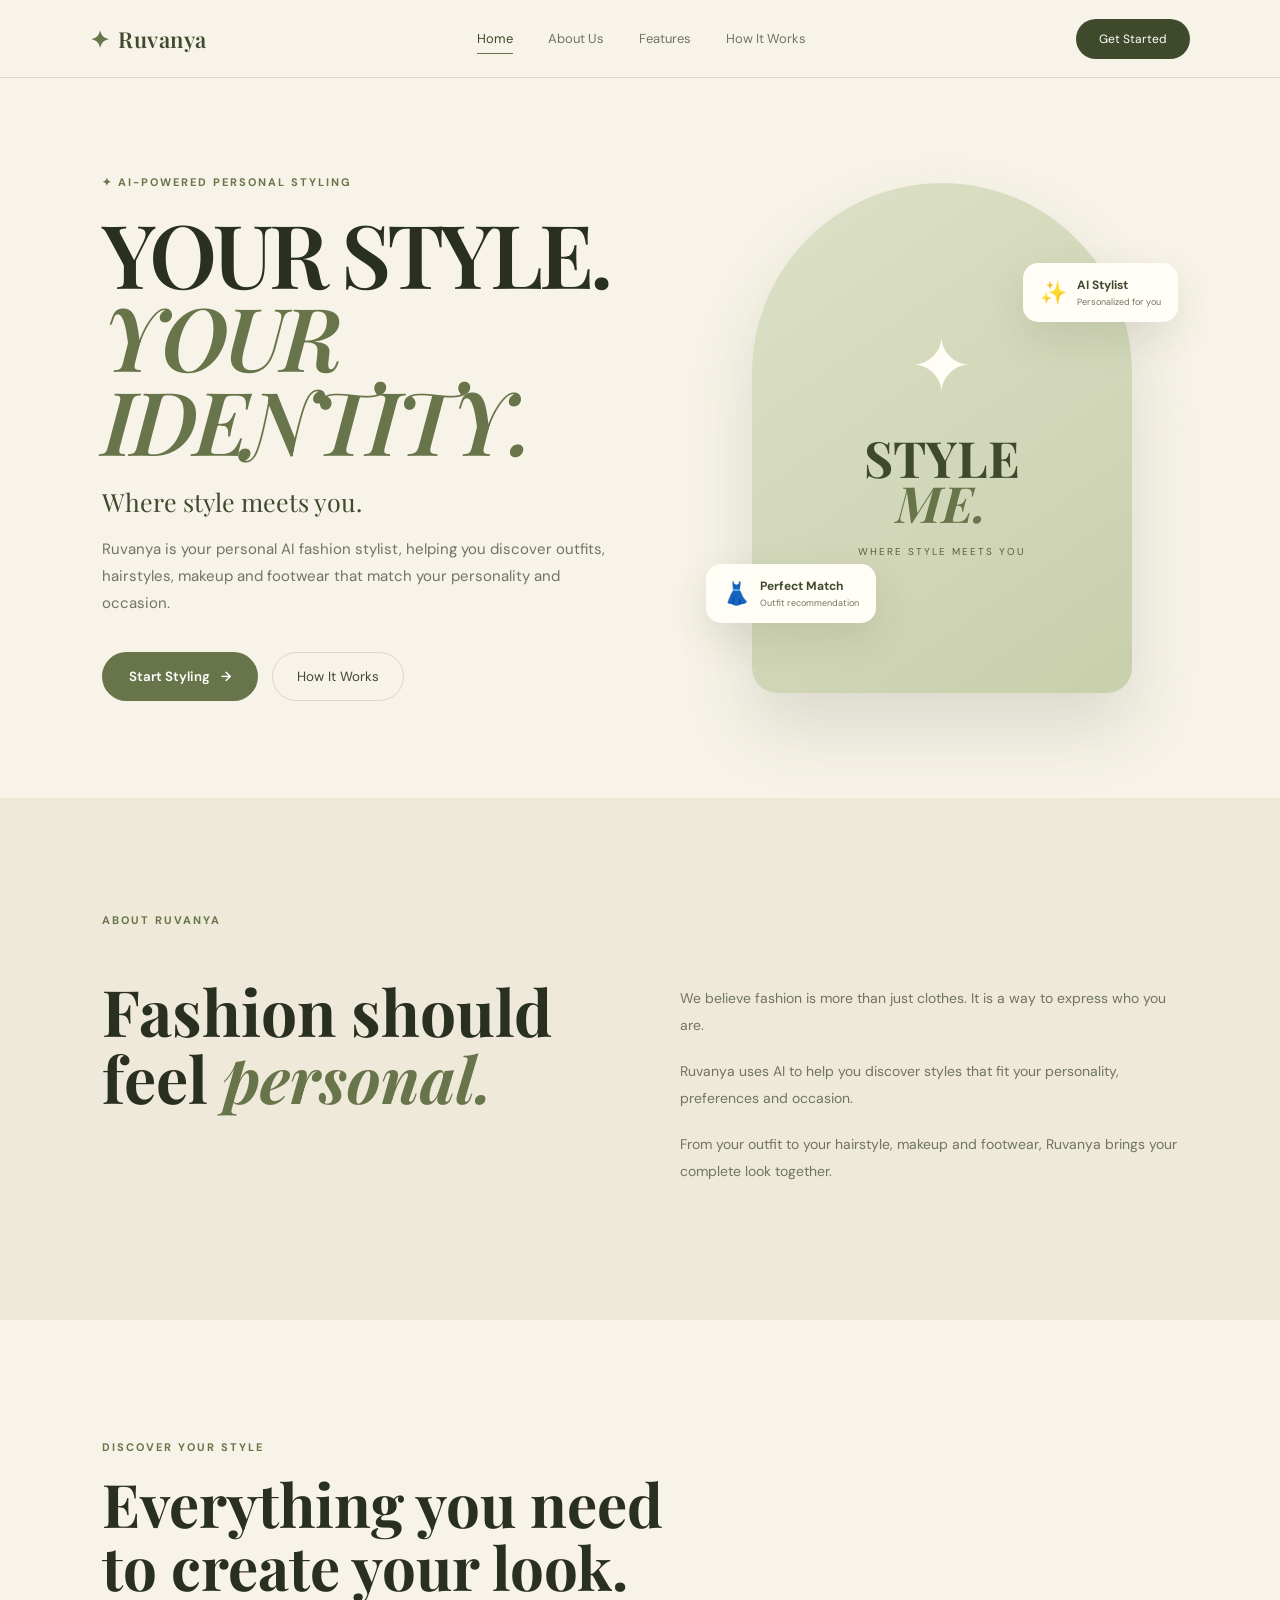
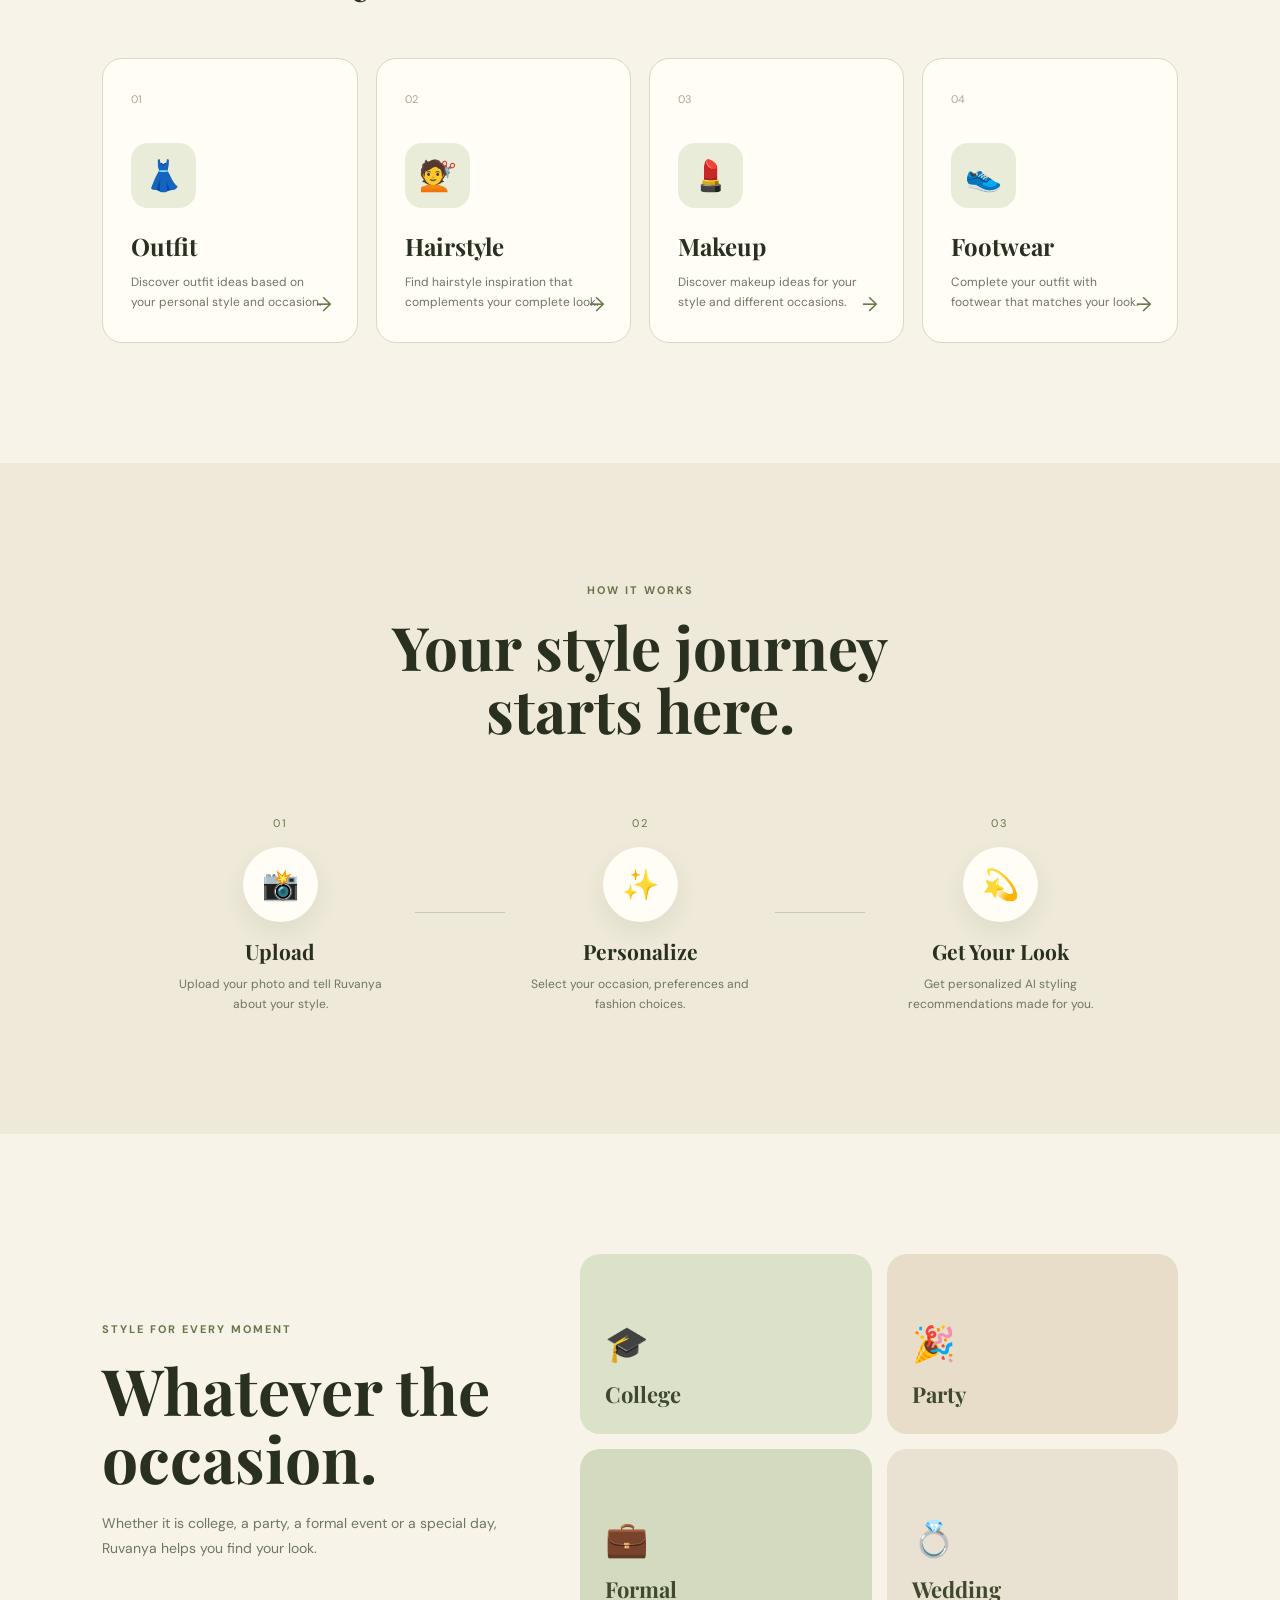
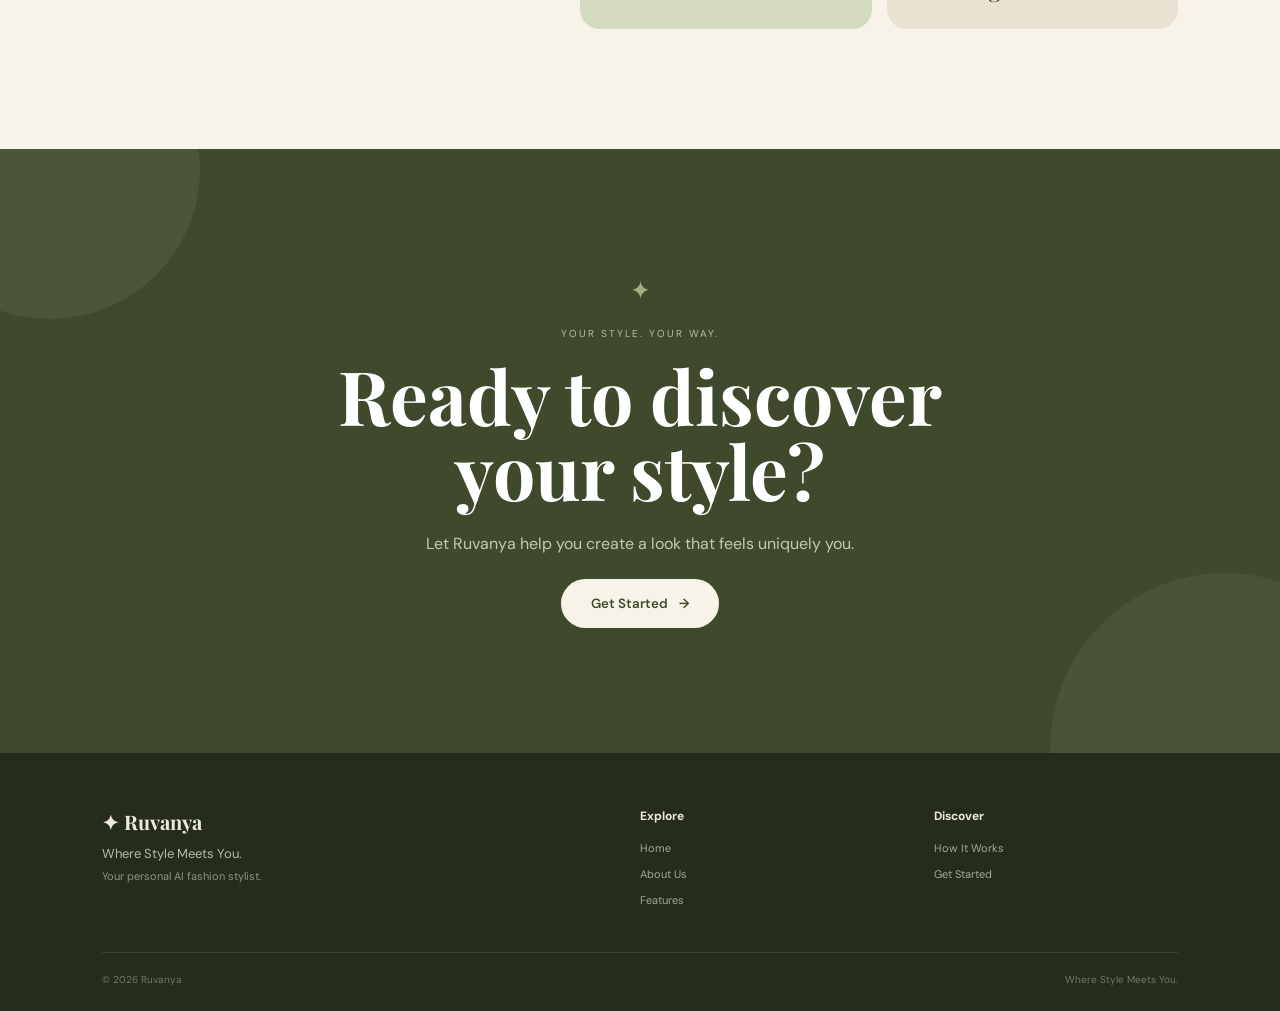
<file: frontend/index.html>
<!DOCTYPE html>
<html lang="en">

<head>
    <meta charset="UTF-8">
    <meta name="viewport" content="width=device-width, initial-scale=1.0">

    <title>Ruvanya | Where Style Meets You</title>

    <link rel="stylesheet" href="index.css">

    <link
        href="https://fonts.googleapis.com/css2?family=DM+Sans:wght@400;500;600;700&family=Playfair+Display:ital,wght@0,500;0,600;0,700;1,500;1,600&display=swap"
        rel="stylesheet">
</head>

<body>

    <!-- ================= NAVBAR ================= -->

    <header class="navbar">

        <a href="#home" class="logo">
            <span class="logo-symbol">✦</span>

            <span class="logo-name">
                Ruvanya
            </span>
        </a>

        <nav class="nav-links">

            <a href="#home" class="active">
                Home
            </a>

            <a href="#about">
                About Us
            </a>

            <a href="#features">
                Features
            </a>

            <a href="#how-it-works">
                How It Works
            </a>

        </nav>

        <button
            class="nav-button"
            onclick="goToLogin()">
            Get Started
        </button>

        <button
            class="menu-button"
            onclick="toggleMenu()">
            ☰
        </button>

    </header>


    <!-- ================= HERO ================= -->

    <main>

        <section class="hero" id="home">

            <div class="hero-content">

                <p class="eyebrow">
                    ✦ AI-POWERED PERSONAL STYLING
                </p>

                <h1>
                    YOUR STYLE.
                    <br>
                    <span>YOUR IDENTITY.</span>
                </h1>

                <p class="tagline">
                    Where style meets you.
                </p>

                <p class="hero-description">
                    Ruvanya is your personal AI fashion stylist,
                    helping you discover outfits, hairstyles,
                    makeup and footwear that match your
                    personality and occasion.
                </p>

                <div class="hero-buttons">

                    <button
                        class="primary-button"
                        onclick="goToLogin()">

                        Start Styling

                        <span>→</span>

                    </button>

                    <button
                        class="secondary-button"
                        onclick="scrollToSection('how-it-works')">

                        How It Works

                    </button>

                </div>

            </div>


            <!-- HERO VISUAL -->

            <div class="hero-visual">

                <div class="fashion-card">

                    <div class="card-top">

                        <span>
                            RUVANYA
                        </span>

                        <span>
                            01
                        </span>

                    </div>

                    <div class="fashion-content">

                        <div class="fashion-symbol">
                            ✦
                        </div>

                        <h2>
                            STYLE
                            <br>
                            <i>ME.</i>
                        </h2>

                        <p>
                            WHERE STYLE MEETS YOU
                        </p>

                    </div>

                </div>


                <!-- AI CARD -->

                <div class="floating-card ai-card">

                    <div class="floating-icon">
                        ✨
                    </div>

                    <div>

                        <strong>
                            AI Stylist
                        </strong>

                        <small>
                            Personalized for you
                        </small>

                    </div>

                </div>


                <!-- OUTFIT CARD -->

                <div class="floating-card outfit-card">

                    <div class="floating-icon">
                        👗
                    </div>

                    <div>

                        <strong>
                            Perfect Match
                        </strong>

                        <small>
                            Outfit recommendation
                        </small>

                    </div>

                </div>

            </div>

        </section>


        <!-- ================= ABOUT ================= -->

        <section
            class="about-section"
            id="about">

            <div class="section-label">
                ABOUT RUVANYA
            </div>

            <div class="about-grid">

                <div class="about-title">

                    <h2>
                        Fashion should
                        <br>
                        feel <i>personal.</i>
                    </h2>

                </div>

                <div class="about-description">

                    <p>
                        We believe fashion is more than just
                        clothes. It is a way to express who
                        you are.
                    </p>

                    <p>
                        Ruvanya uses AI to help you discover
                        styles that fit your personality,
                        preferences and occasion.
                    </p>

                    <p>
                        From your outfit to your hairstyle,
                        makeup and footwear, Ruvanya brings
                        your complete look together.
                    </p>

                </div>

            </div>

        </section>


        <!-- ================= FEATURES ================= -->

        <section
            class="features-section"
            id="features">

            <div class="section-heading">

                <p>
                    DISCOVER YOUR STYLE
                </p>

                <h2>
                    Everything you need
                    <br>
                    to create your look.
                </h2>

            </div>


            <div class="feature-grid">


                <!-- OUTFIT -->

                <div class="feature-card">

                    <span class="feature-number">
                        01
                    </span>

                    <div class="feature-icon">
                        👗
                    </div>

                    <h3>
                        Outfit
                    </h3>

                    <p>
                        Discover outfit ideas based on
                        your personal style and occasion.
                    </p>

                    <span class="feature-arrow">
                        →
                    </span>

                </div>


                <!-- HAIRSTYLE -->

                <div class="feature-card">

                    <span class="feature-number">
                        02
                    </span>

                    <div class="feature-icon">
                        💇
                    </div>

                    <h3>
                        Hairstyle
                    </h3>

                    <p>
                        Find hairstyle inspiration that
                        complements your complete look.
                    </p>

                    <span class="feature-arrow">
                        →
                    </span>

                </div>


                <!-- MAKEUP -->

                <div class="feature-card">

                    <span class="feature-number">
                        03
                    </span>

                    <div class="feature-icon">
                        💄
                    </div>

                    <h3>
                        Makeup
                    </h3>

                    <p>
                        Discover makeup ideas for your
                        style and different occasions.
                    </p>

                    <span class="feature-arrow">
                        →
                    </span>

                </div>


                <!-- FOOTWEAR -->

                <div class="feature-card">

                    <span class="feature-number">
                        04
                    </span>

                    <div class="feature-icon">
                        👟
                    </div>

                    <h3>
                        Footwear
                    </h3>

                    <p>
                        Complete your outfit with footwear
                        that matches your look.
                    </p>

                    <span class="feature-arrow">
                        →
                    </span>

                </div>

            </div>

        </section>


        <!-- ================= HOW IT WORKS ================= -->

        <section
            class="how-section"
            id="how-it-works">

            <div class="section-heading center">

                <p>
                    HOW IT WORKS
                </p>

                <h2>
                    Your style journey
                    <br>
                    starts here.
                </h2>

            </div>


            <div class="steps">


                <!-- STEP 1 -->

                <div class="step">

                    <span class="step-number">
                        01
                    </span>

                    <div class="step-icon">
                        📸
                    </div>

                    <h3>
                        Upload
                    </h3>

                    <p>
                        Upload your photo and
                        tell Ruvanya about your style.
                    </p>

                </div>


                <div class="step-line"></div>


                <!-- STEP 2 -->

                <div class="step">

                    <span class="step-number">
                        02
                    </span>

                    <div class="step-icon">
                        ✨
                    </div>

                    <h3>
                        Personalize
                    </h3>

                    <p>
                        Select your occasion,
                        preferences and fashion choices.
                    </p>

                </div>


                <div class="step-line"></div>


                <!-- STEP 3 -->

                <div class="step">

                    <span class="step-number">
                        03
                    </span>

                    <div class="step-icon">
                        💫
                    </div>

                    <h3>
                        Get Your Look
                    </h3>

                    <p>
                        Get personalized AI styling
                        recommendations made for you.
                    </p>

                </div>

            </div>

        </section>


        <!-- ================= OCCASIONS ================= -->

        <section class="occasion-section">

            <div class="occasion-intro">

                <p>
                    STYLE FOR EVERY MOMENT
                </p>

                <h2>
                    Whatever the
                    <br>
                    occasion.
                </h2>

                <span>
                    Whether it is college, a party,
                    a formal event or a special day,
                    Ruvanya helps you find your look.
                </span>

            </div>


            <div class="occasion-grid">

                <div class="occasion-card college">

                    <span>
                        🎓
                    </span>

                    <h3>
                        College
                    </h3>

                </div>


                <div class="occasion-card party">

                    <span>
                        🎉
                    </span>

                    <h3>
                        Party
                    </h3>

                </div>


                <div class="occasion-card formal">

                    <span>
                        💼
                    </span>

                    <h3>
                        Formal
                    </h3>

                </div>


                <div class="occasion-card wedding">

                    <span>
                        💍
                    </span>

                    <h3>
                        Wedding
                    </h3>

                </div>

            </div>

        </section>


        <!-- ================= FINAL CTA ================= -->

        <section class="final-section">

            <div class="final-content">

               <span class="final-star">
                    ✦
                </span>

                <p class="final-label">
                    YOUR STYLE. YOUR WAY.
                </p>

                <h2>
                    Ready to discover
                    <br>
                    your style?
                </h2>

                <p>
                    Let Ruvanya help you create
                    a look that feels uniquely you.
                </p>

                <button
                    onclick="goToLogin()">

                    Get Started

                    <span>
                        →
                    </span>

                </button>

            </div>

        </section>

    </main>


    <!-- ================= FOOTER ================= -->

    <footer>

        <div class="footer-content">


            <div class="footer-brand">

                <h3>
                    ✦ Ruvanya
                </h3>

                <p>
                    Where Style Meets You.
                </p>

                <span>
                    Your personal AI fashion stylist.
                </span>

            </div>


            <div class="footer-column">

                <h4>
                    Explore
                </h4>

                <a href="#home">
                    Home
                </a>

                <a href="#about">
                    About Us
                </a>

                <a href="#features">
                    Features
                </a>

            </div>


            <div class="footer-column">

                <h4>
                    Discover
                </h4>

                <a href="#how-it-works">
                    How It Works
                </a>

                <a
                    href="#"
                    onclick="goToLogin(); return false;">
                    Get Started
                </a>

            </div>

        </div>


        <div class="footer-bottom">

            <span>
                © 2026 Ruvanya
            </span>

            <span>
                Where Style Meets You.
            </span>

        </div>

    </footer>


    <script src="index.js"></script>

</body>

</html>
</file>
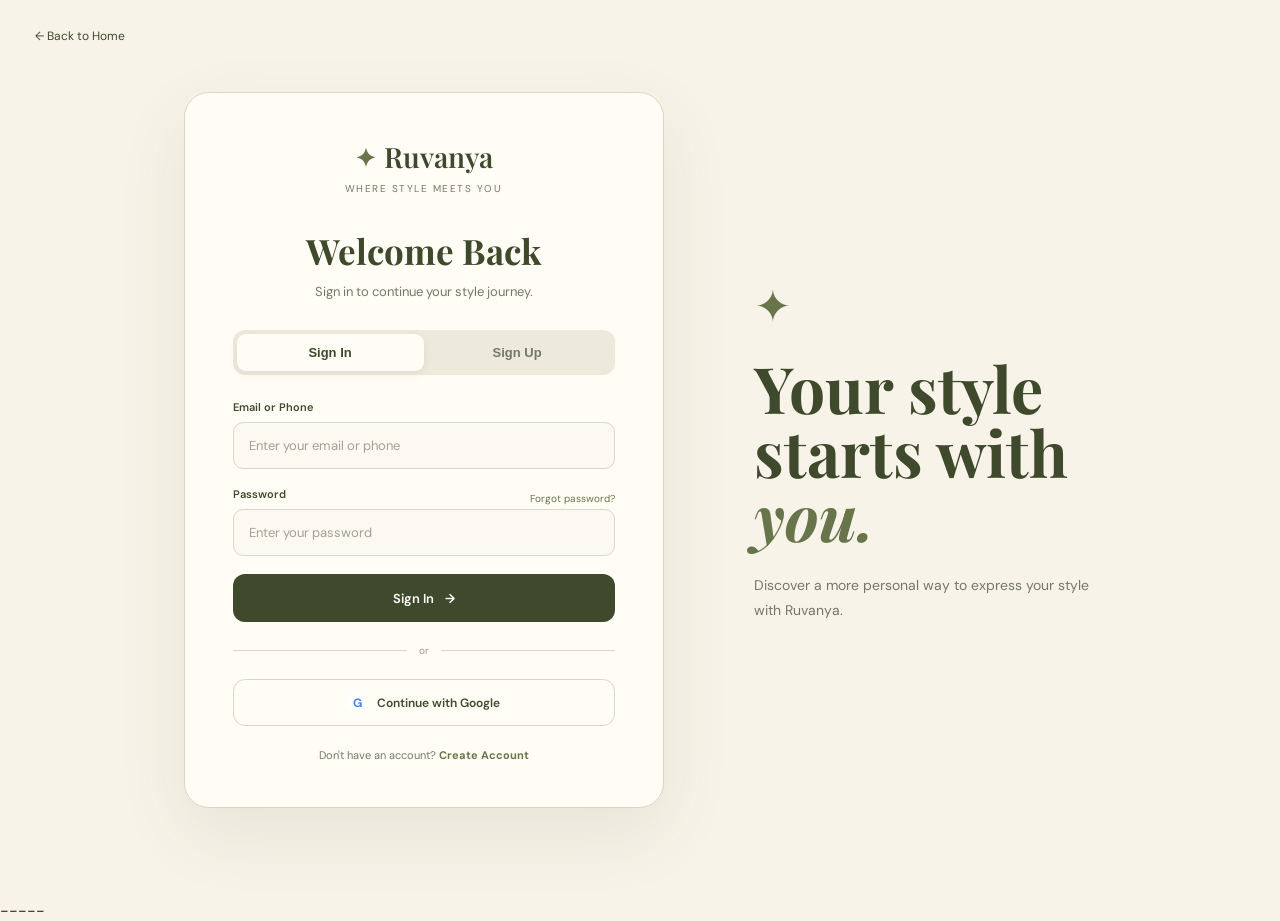
<file: frontend/login.html>
<!DOCTYPE html>
<html lang="en">

<head>

    <meta charset="UTF-8">

    <meta
        name="viewport"
        content="width=device-width, initial-scale=1.0">

    <title>Ruvanya | Sign In</title>

    <link rel="stylesheet" href="login.css">

    <link
        href="https://fonts.googleapis.com/css2?family=DM+Sans:wght@400;500;600;700&family=Playfair+Display:ital,wght@0,500;0,600;1,500;1,600&display=swap"
        rel="stylesheet">

</head>


<body>


    <!-- BACK TO HOME -->

    <a href="index.html" class="back-home">

        ← Back to Home

    </a>


    <!-- MAIN -->

    <main class="auth-page">


        <!-- AUTH CARD -->

        <section class="auth-card">


            <!-- BRAND -->

            <div class="brand">

                <span class="brand-symbol">
                    ✦
                </span>

                <span>
                    Ruvanya
                </span>

            </div>


            <p class="brand-tagline">
                Where Style Meets You
            </p>


            <!-- HEADING -->

            <h1 id="formTitle">
                Welcome Back
            </h1>

            <p
                class="form-subtitle"
                id="formSubtitle">

                Sign in to continue your
                style journey.

            </p>


            <!-- TABS -->

            <div class="tabs">

                <button
                    id="signInTab"
                    class="tab active"
                    type="button">

                    Sign In

                </button>


                <button
                    id="signUpTab"
                    class="tab"
                    type="button">

                    Sign Up

                </button>

            </div>


            <!-- ================= SIGN IN ================= -->

            <form
                id="signInForm"
                class="auth-form active-form">


                <div class="input-group">

                    <label for="signinEmail">
                        Email or Phone
                    </label>

                    <input
                        type="text"
                        id="signinEmail"
                        placeholder="Enter your email or phone"
                        autocomplete="username"
                        required>

                </div>


                <div class="input-group">

                    <div class="password-label">

                        <label for="signinPassword">
                            Password
                        </label>

                        <a href="#">
                            Forgot password?
                        </a>

                    </div>


                    <input
                        type="password"
                        id="signinPassword"
                        placeholder="Enter your password"
                        autocomplete="current-password"
                        required>

                </div>


                <button
                    type="submit"
                    class="continue-button">

                    Sign In

                    <span>→</span>

                </button>


                <div class="divider">

                    <span></span>

                    <p>or</p>

                    <span></span>

                </div>


                <button
                    type="button"
                    class="google-button">

                    <span class="google-icon">
                        G
                    </span>

                    Continue with Google

                </button>


                <p class="switch-text">

                    Don't have an account?

                    <button
                        type="button"
                        id="switchToSignUp">

                        Create Account

                    </button>

                </p>


            </form>


            <!-- ================= SIGN UP ================= -->

            <form
                id="signUpForm"
                class="auth-form">


                <div class="input-group">

                    <label for="signupName">
                        Full Name
                    </label>

                    <input
                        type="text"
                        id="signupName"
                        placeholder="Enter your full name"
                        autocomplete="name"
                        required>

                </div>


                <div class="input-group">

                    <label for="signupEmail">
                        Email
                    </label>

                    <input
                        type="email"
                        id="signupEmail"
                        placeholder="Enter your email"
                        autocomplete="email"
                        required>

                </div>


                <div class="input-group">

                    <label for="signupPassword">
                        Create Password
                    </label>

                    <input
                        type="password"
                        id="signupPassword"
                        placeholder="Create a password"
                        autocomplete="new-password"
                        required>

                </div>


                <div class="input-group">

                    <label for="signupConfirmPassword">
                        Confirm Password
                    </label>

                    <input
                        type="password"
                        id="signupConfirmPassword"
                        placeholder="Confirm your password"
                        autocomplete="new-password"
                        required>

                </div>


                <button
                    type="submit"
                    class="continue-button">

                    Create Account

                    <span>→</span>

                </button>


                <div class="divider">

                    <span></span>

                    <p>or</p>

                    <span></span>

                </div>


                <button
                    type="button"
                    class="google-button">

                    <span class="google-icon">
                        G
                    </span>

                    Sign up with Google

                </button>


                <p class="switch-text">

                    Already have an account?

                    <button
                        type="button"
                        id="switchToSignIn">

                        Sign In

                    </button>

                </p>


            </form>


        </section>


        <!-- SIDE MESSAGE -->

        <div class="auth-message">

            <span class="message-symbol">
                ✦
            </span>

            <h2>
                Your style
                <br>
                starts with <i>you.</i>
            </h2>

            <p>
                Discover a more personal way
                to express your style with
                Ruvanya.
            </p>

        </div>


    </main>


    <script src="login.js"></script>

</body>

</html>-----
</file>
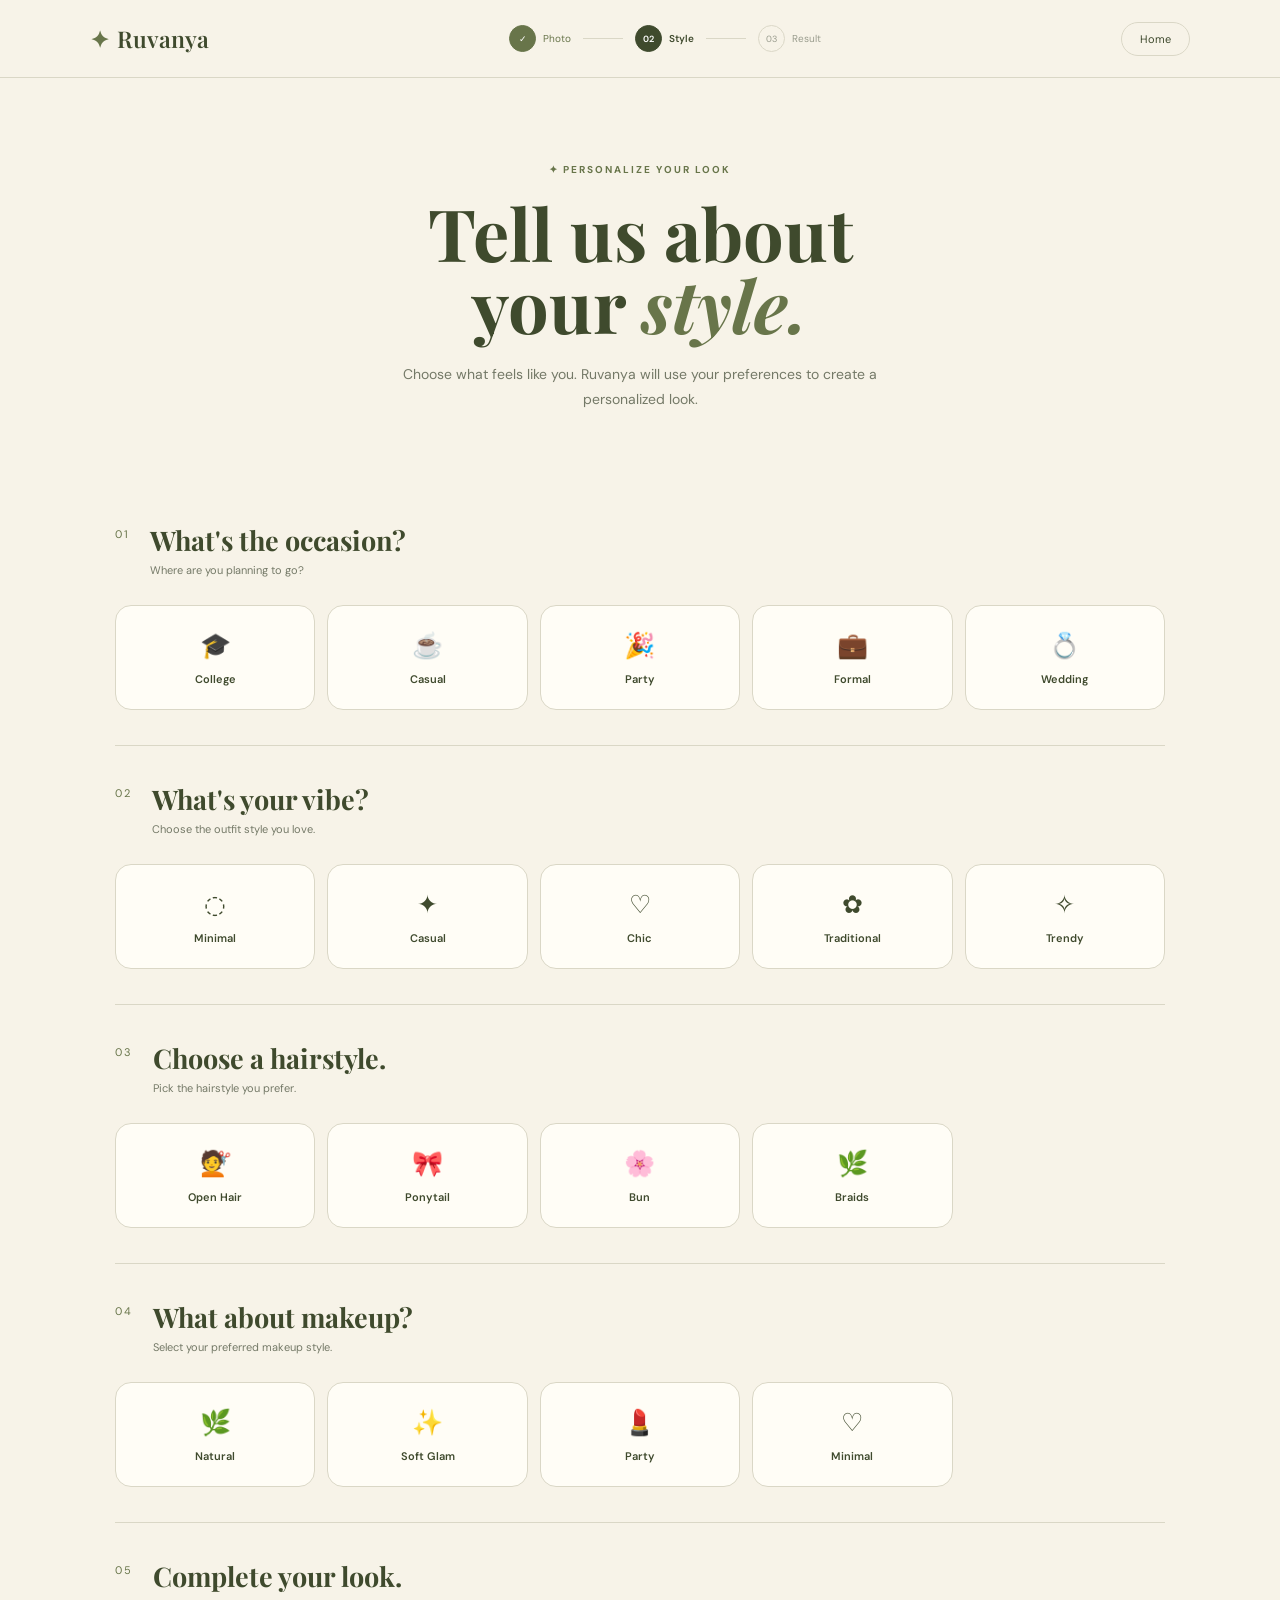
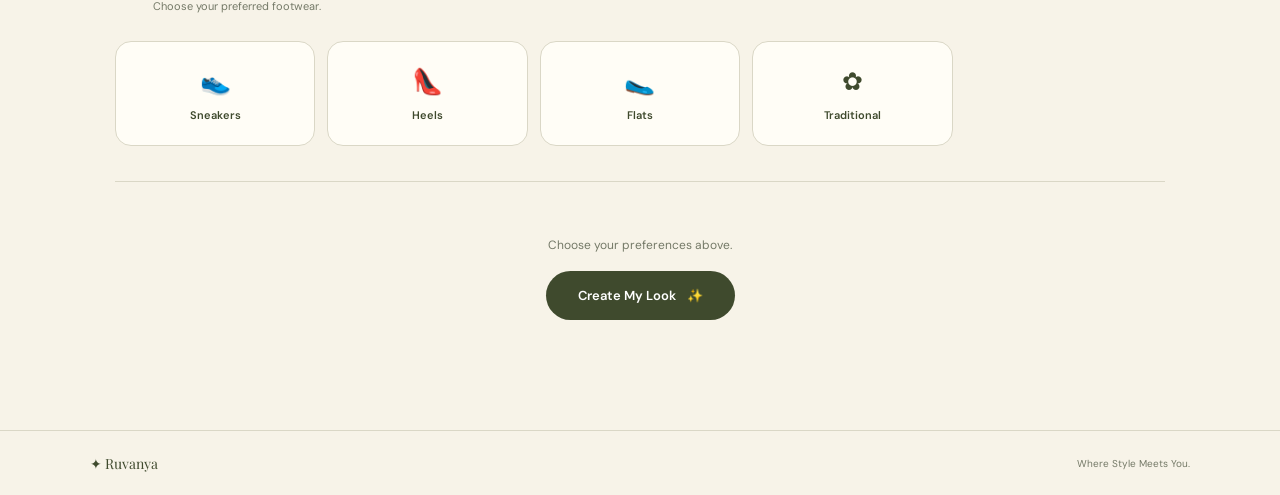
<file: frontend/result.html>
<!DOCTYPE html>
<html lang="en">

<head>

    <meta charset="UTF-8">

    <meta name="viewport"
          content="width=device-width, initial-scale=1.0">

    <title>Ruvanya | Your Look</title>

    <link rel="stylesheet" href="result.css">

    <link
        href="https://fonts.googleapis.com/css2?family=DM+Sans:wght@400;500;600;700&family=Playfair+Display:ital,wght@0,500;0,600;1,500;1,600&display=swap"
        rel="stylesheet">

</head>

<body>


<header class="navbar">

    <a href="index.html" class="logo">

        <span>✦</span>
        Ruvanya

    </a>


    <p class="top-title">
        YOUR PERSONAL STYLE
    </p>


    <button
        class="home-button"
        onclick="goHome()">

        Home

    </button>

</header>


<main class="result-page">


    <section class="intro">

        <p class="eyebrow">
            ✦ YOUR RUVANYA LOOK
        </p>


        <h1>

            A look made
            <br>
            for <i>you.</i>

        </h1>


        <p>

            Your photo and style preferences
            are ready.

        </p>

    </section>



    <section class="result-card">


        <!-- PHOTO -->

        <div class="photo-section">

            <img
                id="resultPhoto"
                src=""
                alt="Your uploaded photo">


            <div class="photo-label">

                <span>✦</span>

                Your Photo

            </div>

        </div>



        <!-- STYLE -->

        <div class="style-section">


            <p class="small-heading">

                YOUR STYLE PROFILE

            </p>


            <h2 id="styleName">

                Your Look

            </h2>


            <p
                id="styleDescription"
                class="description">

                Your personalized style.

            </p>



            <div class="details">


                <div class="detail">

                    <span>01</span>

                    <div>

                        <small>
                            OCCASION
                        </small>

                        <strong id="occasion">
                            —
                        </strong>

                    </div>

                </div>



                <div class="detail">

                    <span>02</span>

                    <div>

                        <small>
                            OUTFIT
                        </small>

                        <strong id="outfit">
                            —
                        </strong>

                    </div>

                </div>



                <div class="detail">

                    <span>03</span>

                    <div>

                        <small>
                            HAIRSTYLE
                        </small>

                        <strong id="hairstyle">
                            —
                        </strong>

                    </div>

                </div>



                <div class="detail">

                    <span>04</span>

                    <div>

                        <small>
                            MAKEUP
                        </small>

                        <strong id="makeup">
                            —
                        </strong>

                    </div>

                </div>



                <div class="detail">

                    <span>05</span>

                    <div>

                        <small>
                            FOOTWEAR
                        </small>

                        <strong id="footwear">
                            —
                        </strong>

                    </div>

                </div>


            </div>



            <div class="buttons">


                <button
                    class="primary"
                    onclick="tryAgain()">

                    Try Another Look
                    <span>→</span>

                </button>


                <button
                    class="secondary"
                    onclick="startOver()">

                    Start Over

                </button>


            </div>


        </div>


    </section>



    <section class="bottom">

        <span>✦</span>

        <h2>
            Where Style Meets You.
        </h2>

        <p>
            This is your style. Own it.
        </p>

    </section>


</main>



<footer>

    <span>✦ Ruvanya</span>

    <p>
        Where Style Meets You.
    </p>

</footer>


<script src="result.js"></script>

</body>

</html>
</file>
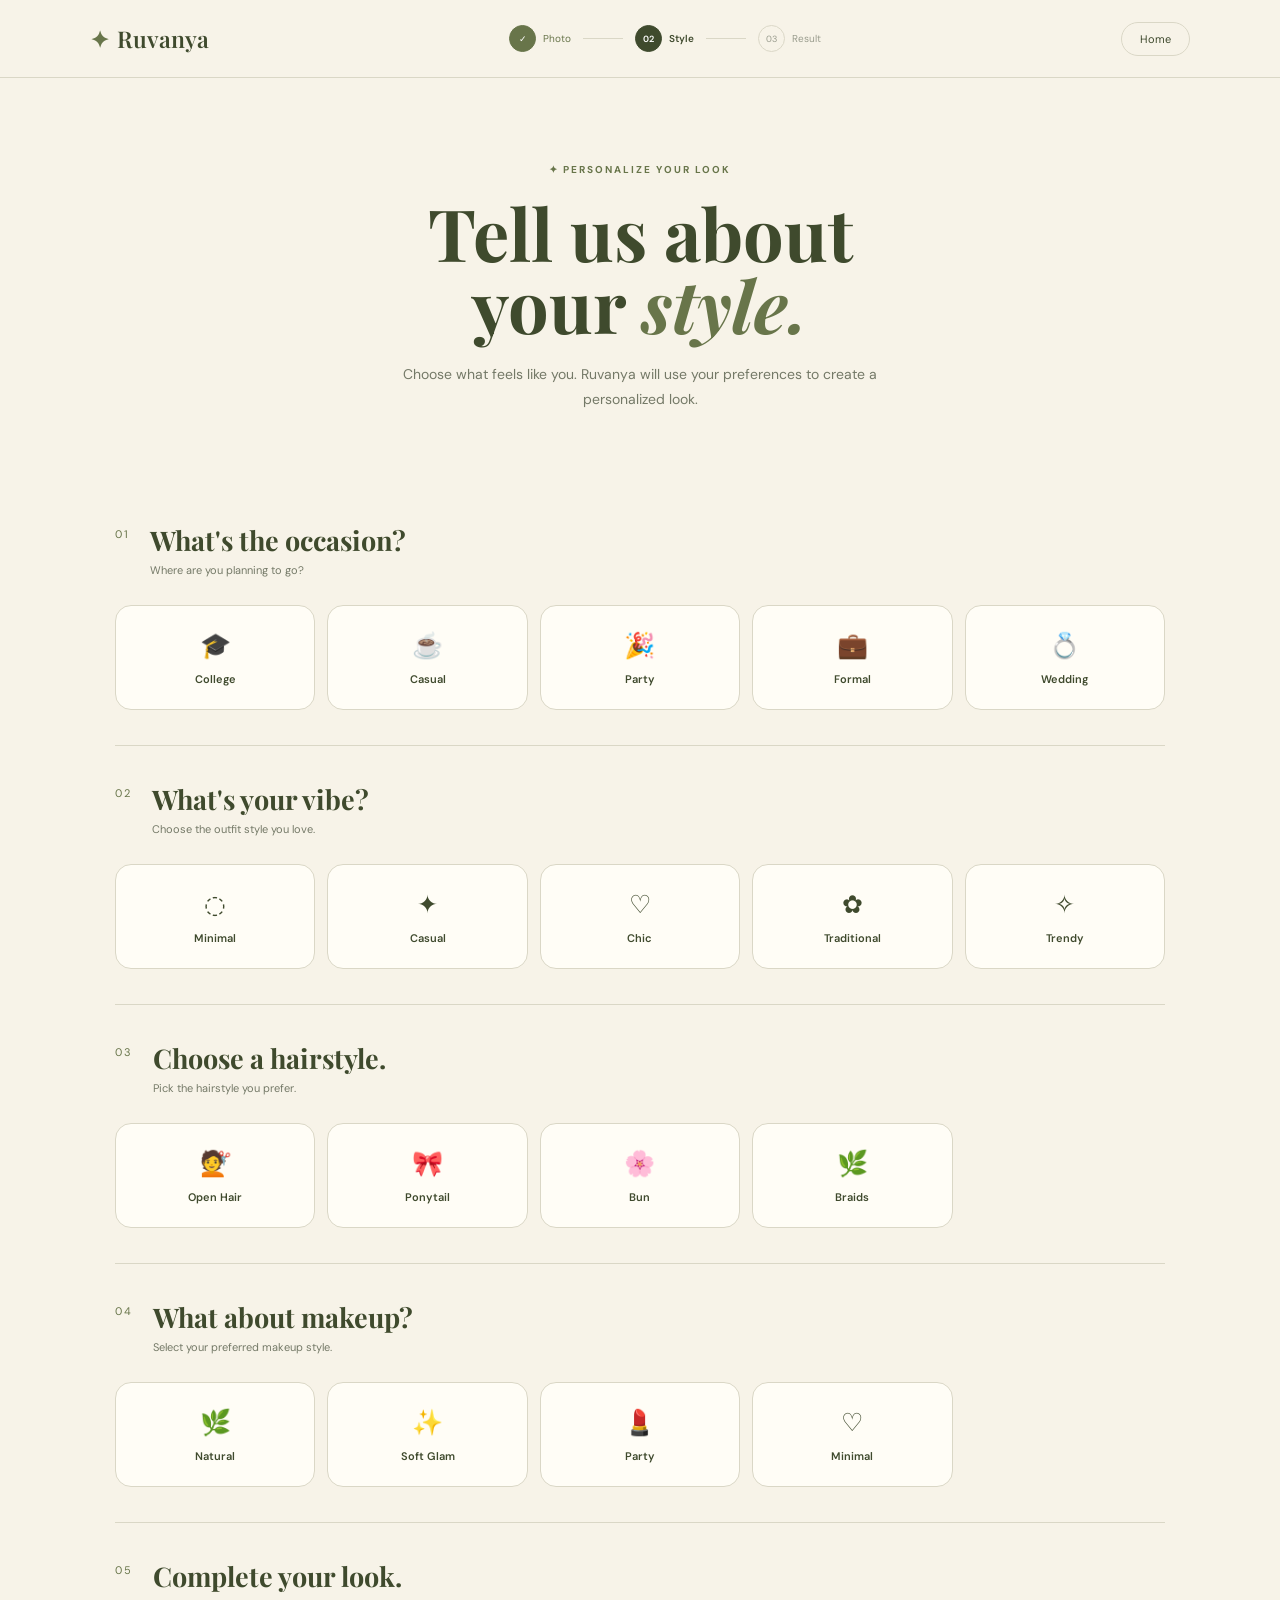
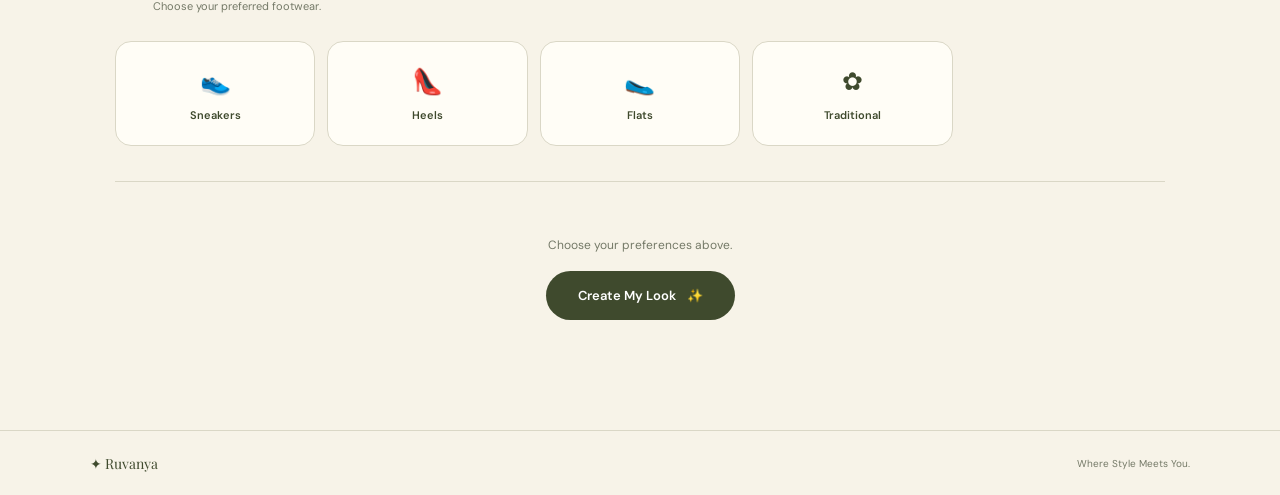
<file: frontend/style.html>
<!DOCTYPE html>
<html lang="en">

<head>

    <meta charset="UTF-8">

    <meta name="viewport"
          content="width=device-width, initial-scale=1.0">

    <title>Ruvanya | Choose Your Style</title>

    <link rel="stylesheet" href="style.css">

    <link
        href="https://fonts.googleapis.com/css2?family=DM+Sans:wght@400;500;600;700&family=Playfair+Display:ital,wght@0,500;0,600;1,500;1,600&display=swap"
        rel="stylesheet">

</head>


<body>


<!-- ================= NAVBAR ================= -->

<header class="navbar">

    <a href="index.html" class="logo">

        <span>✦</span>

        Ruvanya

    </a>


    <!-- PROGRESS -->

    <div class="progress">

        <div class="progress-step completed">

            <span>✓</span>

            Photo

        </div>


        <div class="progress-line"></div>


        <div class="progress-step active">

            <span>02</span>

            Style

        </div>


        <div class="progress-line"></div>


        <div class="progress-step">

            <span>03</span>

            Result

        </div>

    </div>


    <button
        class="home-button"
        onclick="goHome()">

        Home

    </button>

</header>



<!-- ================= MAIN ================= -->

<main class="style-page">


    <!-- HEADER -->

    <section class="page-header">

        <p class="eyebrow">
            ✦ PERSONALIZE YOUR LOOK
        </p>


        <h1>

            Tell us about
            <br>
            your <i>style.</i>

        </h1>


        <p class="subtitle">

            Choose what feels like you.
            Ruvanya will use your preferences
            to create a personalized look.

        </p>

    </section>



    <!-- ================= FORM ================= -->

    <section class="style-container">


        <!-- OCCASION -->

        <div class="style-section">

            <div class="section-title">

                <span class="number">
                    01
                </span>

                <div>

                    <h2>
                        What's the occasion?
                    </h2>

                    <p>
                        Where are you planning to go?
                    </p>

                </div>

            </div>


            <div class="options-grid">


                <button
                    class="option-card"
                    data-group="occasion"
                    data-value="College">

                    <span class="option-icon">
                        🎓
                    </span>

                    <span>
                        College
                    </span>

                </button>


                <button
                    class="option-card"
                    data-group="occasion"
                    data-value="Casual">

                    <span class="option-icon">
                        ☕
                    </span>

                    <span>
                        Casual
                    </span>

                </button>


                <button
                    class="option-card"
                    data-group="occasion"
                    data-value="Party">

                    <span class="option-icon">
                        🎉
                    </span>

                    <span>
                        Party
                    </span>

                </button>


                <button
                    class="option-card"
                    data-group="occasion"
                    data-value="Formal">

                    <span class="option-icon">
                        💼
                    </span>

                    <span>
                        Formal
                    </span>

                </button>


                <button
                    class="option-card"
                    data-group="occasion"
                    data-value="Wedding">

                    <span class="option-icon">
                        💍
                    </span>

                    <span>
                        Wedding
                    </span>

                </button>


            </div>

        </div>



        <!-- OUTFIT -->

        <div class="style-section">

            <div class="section-title">

                <span class="number">
                    02
                </span>

                <div>

                    <h2>
                        What's your vibe?
                    </h2>

                    <p>
                        Choose the outfit style you love.
                    </p>

                </div>

            </div>


            <div class="options-grid">


                <button
                    class="option-card"
                    data-group="outfit"
                    data-value="Minimal">

                    <span class="option-icon">
                        ◌
                    </span>

                    <span>
                        Minimal
                    </span>

                </button>


                <button
                    class="option-card"
                    data-group="outfit"
                    data-value="Casual">

                    <span class="option-icon">
                        ✦
                    </span>

                    <span>
                        Casual
                    </span>

                </button>


                <button
                    class="option-card"
                    data-group="outfit"
                    data-value="Chic">

                    <span class="option-icon">
                        ♡
                    </span>

                    <span>
                        Chic
                    </span>

                </button>


                <button
                    class="option-card"
                    data-group="outfit"
                    data-value="Traditional">

                    <span class="option-icon">
                        ✿
                    </span>

                    <span>
                        Traditional
                    </span>

                </button>


                <button
                    class="option-card"
                    data-group="outfit"
                    data-value="Trendy">

                    <span class="option-icon">
                        ✧
                    </span>

                    <span>
                        Trendy
                    </span>

                </button>


            </div>

        </div>



        <!-- HAIRSTYLE -->

        <div class="style-section">

            <div class="section-title">

                <span class="number">
                    03
                </span>

                <div>

                    <h2>
                        Choose a hairstyle.
                    </h2>

                    <p>
                        Pick the hairstyle you prefer.
                    </p>

                </div>

            </div>


            <div class="options-grid">


                <button
                    class="option-card"
                    data-group="hairstyle"
                    data-value="Open Hair">

                    <span class="option-icon">
                        💇
                    </span>

                    <span>
                        Open Hair
                    </span>

                </button>


                <button
                    class="option-card"
                    data-group="hairstyle"
                    data-value="Ponytail">

                    <span class="option-icon">
                        🎀
                    </span>

                    <span>
                        Ponytail
                    </span>

                </button>


                <button
                    class="option-card"
                    data-group="hairstyle"
                    data-value="Bun">

                    <span class="option-icon">
                        🌸
                    </span>

                    <span>
                        Bun
                    </span>

                </button>


                <button
                    class="option-card"
                    data-group="hairstyle"
                    data-value="Braids">

                    <span class="option-icon">
                        🌿
                    </span>

                    <span>
                        Braids
                    </span>

                </button>


            </div>

        </div>



        <!-- MAKEUP -->

        <div class="style-section">

            <div class="section-title">

                <span class="number">
                    04
                </span>

                <div>

                    <h2>
                        What about makeup?
                    </h2>

                    <p>
                        Select your preferred makeup style.
                    </p>

                </div>

            </div>


            <div class="options-grid">


                <button
                    class="option-card"
                    data-group="makeup"
                    data-value="Natural">

                    <span class="option-icon">
                        🌿
                    </span>

                    <span>
                        Natural
                    </span>

                </button>


                <button
                    class="option-card"
                    data-group="makeup"
                    data-value="Soft Glam">

                    <span class="option-icon">
                        ✨
                    </span>

                    <span>
                        Soft Glam
                    </span>

                </button>


                <button
                    class="option-card"
                    data-group="makeup"
                    data-value="Party">

                    <span class="option-icon">
                        💄
                    </span>

                    <span>
                        Party
                    </span>

                </button>


                <button
                    class="option-card"
                    data-group="makeup"
                    data-value="Minimal">

                    <span class="option-icon">
                        ♡
                    </span>

                    <span>
                        Minimal
                    </span>

                </button>


            </div>

        </div>



        <!-- FOOTWEAR -->

        <div class="style-section">

            <div class="section-title">

                <span class="number">
                    05
                </span>

                <div>

                    <h2>
                        Complete your look.
                    </h2>

                    <p>
                        Choose your preferred footwear.
                    </p>

                </div>

            </div>


            <div class="options-grid">


                <button
                    class="option-card"
                    data-group="footwear"
                    data-value="Sneakers">

                    <span class="option-icon">
                        👟
                    </span>

                    <span>
                        Sneakers
                    </span>

                </button>


                <button
                    class="option-card"
                    data-group="footwear"
                    data-value="Heels">

                    <span class="option-icon">
                        👠
                    </span>

                    <span>
                        Heels
                    </span>

                </button>


                <button
                    class="option-card"
                    data-group="footwear"
                    data-value="Flats">

                    <span class="option-icon">
                        🥿
                    </span>

                    <span>
                        Flats
                    </span>

                </button>


                <button
                    class="option-card"
                    data-group="footwear"
                    data-value="Traditional">

                    <span class="option-icon">
                        ✿
                    </span>

                    <span>
                        Traditional
                    </span>

                </button>


            </div>

        </div>



        <!-- CREATE LOOK -->

        <div class="create-section">

            <p id="selectionMessage">

                Choose your preferences above.

            </p>


            <button
                class="create-button"
                onclick="createLook()">

                Create My Look

                <span>
                    ✨
                </span>

            </button>

        </div>


    </section>

</main>



<!-- FOOTER -->

<footer>

    <span>
        ✦ Ruvanya
    </span>

    <p>
        Where Style Meets You.
    </p>

</footer>



<script src="style.js"></script>

</body>

</html>
</file>
<file: frontend/index.css>
/* =========================================
   RUVANYA
   WHERE STYLE MEETS YOU
   OLIVE GREEN + CREAM
========================================= */


/* =========================================
   COLORS
========================================= */

:root {

    --cream: #F7F3E8;

    --cream-light: #FFFDF6;

    --cream-dark: #EEE9D8;

    --olive: #68754A;

    --olive-dark: #3F4A2D;

    --olive-light: #A5AD82;

    --text: #293020;

    --text-light: #6F7562;

    --border: #DAD7C6;

    --white: #FFFFFF;

}


/* =========================================
   GLOBAL
========================================= */

* {
    margin: 0;
    padding: 0;
    box-sizing: border-box;
}

html {
    scroll-behavior: smooth;
}

body {

    font-family:
        "DM Sans",
        sans-serif;

    background:
        var(--cream);

    color:
        var(--text);

    overflow-x: hidden;
}

button {
    font-family: inherit;
    cursor: pointer;
}

a {
    text-decoration: none;
    color: inherit;
}


/* =========================================
   NAVBAR
========================================= */

.navbar {

    height: 78px;

    padding:
        0 7%;

    display: flex;

    align-items: center;

    justify-content: space-between;

    background:
        rgba(247, 243, 232, 0.94);

    border-bottom:
        1px solid var(--border);

    position: sticky;

    top: 0;

    z-index: 1000;

    backdrop-filter:
        blur(15px);
}


/* LOGO */

.logo {

    display: flex;

    align-items: center;

    gap: 9px;

    font-family:
        "Playfair Display",
        serif;

    font-size: 22px;

    font-weight: 600;

    letter-spacing: 0.5px;
}

.logo-symbol {

    color:
        var(--olive);

    font-size: 23px;

}

.logo-name {

    color:
        var(--olive-dark);

}


/* NAV LINKS */

.nav-links {

    display: flex;

    gap: 35px;

}

.nav-links a {

    color:
        var(--text-light);

    font-size: 13px;

    position: relative;

    transition:
        color 0.3s ease;

}

.nav-links a::after {

    content: "";

    position: absolute;

    left: 0;

    bottom: -7px;

    width: 0;

    height: 1px;

    background:
        var(--olive);

    transition:
        width 0.3s ease;

}

.nav-links a:hover,
.nav-links a.active {

    color:
        var(--olive-dark);

}

.nav-links a:hover::after,
.nav-links a.active::after {

    width: 100%;

}


/* NAV BUTTON */

.nav-button {

    border: none;

    background:
        var(--olive-dark);

    color:
        var(--white);

    padding:
        12px 23px;

    border-radius:
        30px;

    font-size: 12px;

    transition:
        all 0.3s ease;

}

.nav-button:hover {

    background:
        var(--olive);

    transform:
        translateY(-2px);

    box-shadow:
        0 8px 20px
        rgba(63, 74, 45, 0.18);

}


/* MOBILE MENU */

.menu-button {

    display: none;

    background: transparent;

    border: none;

    color:
        var(--olive-dark);

    font-size: 24px;

}


/* =========================================
   HERO
========================================= */

.hero {

    min-height:
        720px;

    padding:
        85px 8%;

    display: grid;

    grid-template-columns:
        1fr 0.9fr;

    align-items: center;

    gap: 80px;

}


/* HERO CONTENT */

.hero-content {

    max-width:
        650px;

    animation:
        heroAppear 0.9s ease-out;

}

@keyframes heroAppear {

    from {

        opacity: 0;

        transform:
            translateY(25px);

    }

    to {

        opacity: 1;

        transform:
            translateY(0);

    }

}


/* EYEBROW */

.eyebrow {

    color:
        var(--olive);

    font-size:
        11px;

    font-weight:
        700;

    letter-spacing:
        2px;

    margin-bottom:
        22px;

}


/* MAIN HEADING */

.hero h1 {

    font-family:
        "Playfair Display",
        serif;

    font-size:
        clamp(55px, 7vw, 88px);

    line-height:
        0.95;

    letter-spacing:
        -4px;

    font-weight:
        600;

}

.hero h1 span {

    color:
        var(--olive);

    font-style:
        italic;

}


/* TAGLINE */

.tagline {

    font-family:
        "Playfair Display",
        serif;

    font-size:
        25px;

    color:
        var(--olive-dark);

    margin-top:
        24px;

}


/* DESCRIPTION */

.hero-description {

    max-width:
        520px;

    margin-top:
        18px;

    color:
        var(--text-light);

    font-size:
        15px;

    line-height:
        1.8;

}


/* HERO BUTTONS */

.hero-buttons {

    display:
        flex;

    gap:
        14px;

    margin-top:
        35px;

}


/* PRIMARY */

.primary-button {

    border:
        none;

    background:
        var(--olive);

    color:
        white;

    padding:
        15px 27px;

    border-radius:
        30px;

    font-weight:
        600;

    transition:
        all 0.3s ease;

}

.primary-button:hover {

    background:
        var(--olive-dark);

    transform:
        translateY(-3px);

    box-shadow:
        0 12px 25px
        rgba(63, 74, 45, 0.2);

}

.primary-button span {

    margin-left:
        8px;

}


/* SECONDARY */

.secondary-button {

    background:
        transparent;

    border:
        1px solid var(--border);

    color:
        var(--olive-dark);

    padding:
        15px 24px;

    border-radius:
        30px;

    transition:
        all 0.3s ease;

}

.secondary-button:hover {

    background:
        var(--cream-light);

    transform:
        translateY(-2px);

}


/* =========================================
   HERO VISUAL
========================================= */

.hero-visual {

    min-height:
        550px;

    position:
        relative;

    display:
        flex;

    align-items:
        center;

    justify-content:
        center;

}


/* FASHION CARD */

.fashion-card {

    width:
        380px;

    height:
        510px;

    border-radius:
        190px 190px 25px 25px;

    background:
        linear-gradient(
            145deg,
            #DDE1C8,
            #C8CFAC
        );

    position:
        relative;

    overflow:
        hidden;

    box-shadow:
        0 35px 70px
        rgba(63, 74, 45, 0.15);

    animation:
        gentleFloat 5s ease-in-out infinite;

}

@keyframes gentleFloat {

    0%,
    100% {

        transform:
            translateY(0);

    }

    50% {

        transform:
            translateY(-10px);

    }

}


/* CARD TOP */

.card-top {

    position:
        absolute;

    top:
        25px;

    left:
        25px;

    right:
        25px;

    display:
        flex;

    justify-content:
        space-between;

    color:
        var(--olive-dark);

    font-size:
        9px;

    letter-spacing:
        2px;

}


/* FASHION CONTENT */

.fashion-content {

    height:
        100%;

    display:
        flex;

    flex-direction:
        column;

    align-items:
        center;

    justify-content:
        center;

    text-align:
        center;

}

.fashion-symbol {

    font-size:
        75px;

    color:
        var(--cream-light);

    margin-bottom:
        20px;

}

.fashion-content h2 {

    font-family:
        "Playfair Display",
        serif;

    font-size:
        50px;

    line-height:
        0.9;

    color:
        var(--olive-dark);

}

.fashion-content h2 i {

    color:
        var(--olive);

}

.fashion-content p {

    margin-top:
        20px;

    color:
        #58613F;

    font-size:
        10px;

    letter-spacing:
        2px;

}


/* =========================================
   FLOATING CARDS
========================================= */

.floating-card {

    position:
        absolute;

    background:
        var(--cream-light);

    padding:
        14px 17px;

    border-radius:
        15px;

    display:
        flex;

    align-items:
        center;

    gap:
        10px;

    box-shadow:
        0 15px 40px
        rgba(63, 74, 45, 0.12);

    z-index:
        5;

}

.floating-card strong {

    display:
        block;

    font-size:
        12px;

    color:
        var(--olive-dark);

}

.floating-card small {

    display:
        block;

    color:
        var(--text-light);

    font-size:
        9px;

    margin-top:
        3px;

}

.floating-icon {

    font-size:
        22px;

}


/* AI CARD */

.ai-card {

    top:
        100px;

    right:
        0;

    animation:
        floatingOne 4s ease-in-out infinite;

}

@keyframes floatingOne {

    0%,
    100% {
        transform:
            translateY(0);
    }

    50% {
        transform:
            translateY(-9px);
    }

}


/* OUTFIT CARD */

.outfit-card {

    bottom:
        90px;

    left:
        0;

    animation:
        floatingTwo 4.5s ease-in-out infinite;

}

@keyframes floatingTwo {

    0%,
    100% {
        transform:
            translateY(0);
    }

    50% {
        transform:
            translateY(8px);
    }

}


/* =========================================
   ABOUT
========================================= */

.about-section {

    padding:
        115px 8%;

    background:
        var(--cream-dark);

}

.section-label {

    color:
        var(--olive);

    font-size:
        11px;

    font-weight:
        700;

    letter-spacing:
        2px;

    margin-bottom:
        50px;

}

.about-grid {

    display:
        grid;

    grid-template-columns:
        1fr 1fr;

    gap:
        80px;

}

.about-title h2 {

    font-family:
        "Playfair Display",
        serif;

    font-size:
        clamp(42px, 5vw, 65px);

    line-height:
        1.05;

}

.about-title i {

    color:
        var(--olive);

}

.about-description {

    padding-top:
        8px;

}

.about-description p {

    color:
        var(--text-light);

    font-size:
        14px;

    line-height:
        1.9;

    margin-bottom:
        20px;

}


/* =========================================
   FEATURES
========================================= */

.features-section {

    padding:
        120px 8%;

    background:
        var(--cream);

}

.section-heading p {

    color:
        var(--olive);

    font-size:
        11px;

    font-weight:
        700;

    letter-spacing:
        2px;

    margin-bottom:
        18px;

}

.section-heading h2 {

    font-family:
        "Playfair Display",
        serif;

    font-size:
        clamp(40px, 5vw, 60px);

    line-height:
        1.05;

}

.center {

    text-align:
        center;

}


/* FEATURE GRID */

.feature-grid {

    display:
        grid;

    grid-template-columns:
        repeat(4, 1fr);

    gap:
        18px;

    margin-top:
        60px;

}


/* FEATURE CARD */

.feature-card {

    min-height:
        285px;

    padding:
        28px;

    background:
        var(--cream-light);

    border:
        1px solid var(--border);

    border-radius:
        20px;

    position:
        relative;

    transition:
        all 0.35s ease;

}

.feature-card:hover {

    transform:
        translateY(-8px);

    box-shadow:
        0 20px 45px
        rgba(63, 74, 45, 0.09);

}


/* FEATURE NUMBER */

.feature-number {

    color:
        #A5AA91;

    font-size:
        11px;

}


/* FEATURE ICON */

.feature-icon {

    width:
        65px;

    height:
        65px;

    margin-top:
        35px;

    display:
        flex;

    justify-content:
        center;

    align-items:
        center;

    background:
        #E9ECD9;

    border-radius:
        17px;

    font-size:
        30px;

    transition:
        transform 0.3s ease;

}

.feature-card:hover .feature-icon {

    transform:
        rotate(-5deg)
        scale(1.08);

}

.feature-card h3 {

    font-family:
        "Playfair Display",
        serif;

    font-size:
        24px;

    margin-top:
        22px;

}

.feature-card p {

    color:
        var(--text-light);

    font-size:
        12px;

    line-height:
        1.7;

    margin-top:
        10px;

}

.feature-arrow {

    position:
        absolute;

    right:
        25px;

    bottom:
        25px;

    color:
        var(--olive);

    font-size:
        20px;

}


/* =========================================
   HOW IT WORKS
========================================= */

.how-section {

    padding:
        120px 8%;

    background:
        var(--cream-dark);

}

.steps {

    max-width:
        1000px;

    margin:
        70px auto 0;

    display:
        flex;

    align-items:
        center;

    justify-content:
        center;

}

.step {

    max-width:
        230px;

    text-align:
        center;

}

.step-number {

    color:
        var(--olive);

    font-size:
        11px;

    letter-spacing:
        2px;

}

.step-icon {

    width:
        75px;

    height:
        75px;

    margin:
        15px auto;

    display:
        flex;

    align-items:
        center;

    justify-content:
        center;

    background:
        var(--cream-light);

    border-radius:
        50%;

    font-size:
        30px;

    box-shadow:
        0 10px 25px
        rgba(63, 74, 45, 0.08);

}

.step h3 {

    font-family:
        "Playfair Display",
        serif;

    font-size:
        21px;

}

.step p {

    color:
        var(--text-light);

    font-size:
        12px;

    line-height:
        1.7;

    margin-top:
        9px;

}

.step-line {

    width:
        90px;

    height:
        1px;

    background:
        #C7CBB4;

    margin:
        0 20px;

}


/* =========================================
   OCCASIONS
========================================= */

.occasion-section {

    padding:
        120px 8%;

    display:
        grid;

    grid-template-columns:
        0.8fr 1.2fr;

    gap:
        80px;

    align-items:
        center;

    background:
        var(--cream);

}

.occasion-intro p {

    color:
        var(--olive);

    font-size:
        11px;

    font-weight:
        700;

    letter-spacing:
        2px;

}

.occasion-intro h2 {

    font-family:
        "Playfair Display",
        serif;

    font-size:
        clamp(45px, 5vw, 65px);

    line-height:
        1.05;

    margin:
        20px 0;

}

.occasion-intro span {

    color:
        var(--text-light);

    font-size:
        14px;

    line-height:
        1.8;

}


/* OCCASION GRID */

.occasion-grid {

    display:
        grid;

    grid-template-columns:
        repeat(2, 1fr);

    gap:
        15px;

}

.occasion-card {

    min-height:
        180px;

    border-radius:
        20px;

    padding:
        25px;

    display:
        flex;

    flex-direction:
        column;

    justify-content:
        flex-end;

    transition:
        all 0.35s ease;

}

.occasion-card:hover {

    transform:
        translateY(-6px);

    box-shadow:
        0 15px 35px
        rgba(63, 74, 45, 0.1);

}

.occasion-card span {

    font-size:
        35px;

    margin-bottom:
        12px;

}

.occasion-card h3 {

    font-family:
        "Playfair Display",
        serif;

    font-size:
        22px;

    color:
        var(--olive-dark);

}


/* OCCASION COLORS */

.college {
    background:
        #DCE2C9;
}

.party {
    background:
        #E7DDC8;
}

.formal {
    background:
        #D4DAC0;
}

.wedding {
    background:
        #E9E2D2;
}


/* =========================================
   FINAL CTA
========================================= */

.final-section {

    padding:
        125px 8%;

    background:
        var(--olive-dark);

    color:
        white;

    text-align:
        center;

    position:
        relative;

    overflow:
        hidden;

}


/* SOFT DECORATIVE CIRCLE */

.final-section::before {

    content:
        "";

    position:
        absolute;

    width:
        300px;

    height:
        300px;

    border-radius:
        50%;

    background:
        rgba(165, 173, 130, 0.12);

    top:
        -130px;

    left:
        -100px;

}

.final-section::after {

    content:
        "";

    position:
        absolute;

    width:
        350px;

    height:
        350px;

    border-radius:
        50%;

    background:
        rgba(247, 243, 232, 0.05);

    bottom:
        -170px;

    right:
        -120px;

}

.final-content {

    position:
        relative;

    z-index:
        2;

}

.final-star {

    color:
        var(--olive-light);

    font-size:
        25px;

}

.final-label {

    color:
        #B8BE9D;

    font-size:
        10px;

    letter-spacing:
        2px;

    margin-top:
        20px;

}

.final-content h2 {

    font-family:
        "Playfair Display",
        serif;

    font-size:
        clamp(45px, 6vw, 75px);

    line-height:
        1;

    margin-top:
        18px;

}

.final-content > p:last-of-type {

    color:
        #C5C8B9;

    margin:
        25px 0;

}

.final-content button {

    border:
        none;

    background:
        var(--cream);

    color:
        var(--olive-dark);

    padding:
        16px 30px;

    border-radius:
        30px;

    font-weight:
        600;

    transition:
        all 0.3s ease;

}

.final-content button:hover {

    background:
        white;

    transform:
        translateY(-3px);

    box-shadow:
        0 10px 25px
        rgba(0, 0, 0, 0.15);

}

.final-content button span {

    margin-left:
        8px;

}


/* =========================================
   FOOTER
========================================= */

footer {

    padding:
        55px 8% 25px;

    background:
        #252C1C;

    color:
        white;

}

.footer-content {

    display:
        grid;

    grid-template-columns:
        2fr 1fr 1fr;

    gap:
        50px;

}

.footer-brand h3 {

    font-family:
        "Playfair Display",
        serif;

    font-size:
        20px;

    color:
        #EDEAD8;

}

.footer-brand p {

    color:
        #B6BBA5;

    font-size:
        13px;

    margin-top:
        10px;

}

.footer-brand span {

    color:
        #8F957C;

    font-size:
        11px;

    display:
        block;

    margin-top:
        7px;

}

.footer-column {

    display:
        flex;

    flex-direction:
        column;

    gap:
        12px;

}

.footer-column h4 {

    font-size:
        12px;

    color:
        #EDEAD8;

    margin-bottom:
        5px;

}

.footer-column a {

    color:
        #A5AA91;

    font-size:
        11px;

    transition:
        color 0.3s ease;

}

.footer-column a:hover {

    color:
        white;

}

.footer-bottom {

    margin-top:
        45px;

    padding-top:
        20px;

    border-top:
        1px solid #3A412F;

    display:
        flex;

    justify-content:
        space-between;

    color:
        #747B63;

    font-size:
        10px;

}


/* =========================================
   RESPONSIVE
========================================= */

@media (max-width: 950px) {

    .nav-links {
        display: none;
    }

    .nav-button {
        display: none;
    }

    .menu-button {
        display: block;
    }

    .hero {

        grid-template-columns:
            1fr;

        text-align:
            center;

    }

    .hero-description {

        margin-left:
            auto;

        margin-right:
            auto;

    }

    .hero-buttons {

        justify-content:
            center;

    }

    .about-grid {

        grid-template-columns:
            1fr;

    }

    .feature-grid {

        grid-template-columns:
            repeat(2, 1fr);

    }

    .occasion-section {

        grid-template-columns:
            1fr;

    }

}


/* =========================================
   MOBILE
========================================= */

@media (max-width: 600px) {

    .navbar {

        padding:
            0 5%;

    }

    .hero {

        padding:
            60px 5%;

    }

    .hero h1 {

        font-size:
            50px;

        letter-spacing:
            -2px;

    }

    .tagline {

        font-size:
            22px;

    }

    .hero-buttons {

        flex-direction:
        column;
    }
    .hero-visual{
        min-height:
        470px;
    }
    .fashion-card{
        width: 300px;
        height:430px;
    }
    .ai-card{
        right:-5px;
    }
    .outfit-card{
        left:-5px;
    }
    .features-section,
    .how-section,
    .occassion-section,
    .about-section{

        padding:80px 5%
    }
    .feature-grid{
        grid-template-columns:1fr;
    }
    .steps{
        flex-direction:column;
        gap:30px;
    }
    .step-line{
        width:1px;
        height:45px;
        margin:0;
    }
    .step-line{
        width:1px;
        height:45px;
        margin:0;
    }
    .occassion-grid{
        grid-template-columns:1fr;
    }
    .footer-content{
        grid-template-columns: 1fr;
    }
    .footer-bottom{
        flex-direction:column;
        gap:10px;
    }
}
</file>
<file: frontend/login.css>
/* =========================================
   RUVANYA LOGIN
   OLIVE GREEN + CREAM
========================================= */


/* COLORS */

:root {

    --cream: #F7F3E8;

    --cream-light: #FFFDF6;

    --cream-dark: #EEE9D8;

    --olive: #68754A;

    --olive-dark: #3F4A2D;

    --olive-light: #A5AD82;

    --text: #293020;

    --text-light: #747967;

    --border: #DAD7C6;

    --error: #9A4F4F;

}


/* =========================================
   RESET
========================================= */

* {

    margin: 0;

    padding: 0;

    box-sizing: border-box;

}


body {

    min-height: 100vh;

    font-family:
        "DM Sans",
        sans-serif;

    background:
        var(--cream);

    color:
        var(--text);

}


/* =========================================
   BACK HOME
========================================= */

.back-home {

    position: fixed;

    top: 28px;

    left: 35px;

    color:
        var(--olive-dark);

    font-size: 12px;

    text-decoration: none;

    z-index: 10;

    transition:
        color 0.3s ease;

}


.back-home:hover {

    color:
        var(--olive);

}


/* =========================================
   MAIN AUTH PAGE
========================================= */

.auth-page {

    min-height: 100vh;

    display: grid;

    grid-template-columns:
        1fr 0.8fr;

    align-items: center;

    gap: 60px;

    padding:
        60px 10%;

}


/* =========================================
   AUTH CARD
========================================= */

.auth-card {

    width: 100%;

    max-width: 480px;

    margin-left: auto;

    padding:
        45px 48px;

    background:
        var(--cream-light);

    border:
        1px solid var(--border);

    border-radius:
        25px;

    box-shadow:
        0 25px 70px
        rgba(63, 74, 45, 0.09);

    animation:
        cardAppear 0.7s ease-out;

}


@keyframes cardAppear {

    from {

        opacity: 0;

        transform:
            translateY(25px);

    }

    to {

        opacity: 1;

        transform:
            translateY(0);

    }

}


/* =========================================
   BRAND
========================================= */

.brand {

    display:
        flex;

    justify-content:
        center;

    align-items:
        center;

    gap: 8px;

    font-family:
        "Playfair Display",
        serif;

    font-size:
        28px;

    font-weight:
        600;

    color:
        var(--olive-dark);

}


.brand-symbol {

    color:
        var(--olive);

    font-size:
        25px;

}


.brand-tagline {

    text-align:
        center;

    color:
        var(--text-light);

    font-size:
        10px;

    letter-spacing:
        1.5px;

    text-transform:
        uppercase;

    margin-top:
        7px;

}


/* =========================================
   HEADING
========================================= */

.auth-card h1 {

    font-family:
        "Playfair Display",
        serif;

    font-size:
        35px;

    text-align:
        center;

    margin-top:
        32px;

    color:
        var(--olive-dark);

}


.form-subtitle {

    text-align:
        center;

    color:
        var(--text-light);

    font-size:
        13px;

    line-height:
        1.6;

    margin-top:
        8px;

}


/* =========================================
   TABS
========================================= */

.tabs {

    display:
        grid;

    grid-template-columns:
        1fr 1fr;

    background:
        #EDEADB;

    padding:
        4px;

    border-radius:
        12px;

    margin-top:
        28px;

}


.tab {

    border:
        none;

    background:
        transparent;

    padding:
        11px;

    border-radius:
        9px;

    color:
        var(--text-light);

    font-size:
        13px;

    font-weight:
        600;

    transition:
        all 0.3s ease;

}


.tab.active {

    background:
        var(--cream-light);

    color:
        var(--olive-dark);

    box-shadow:
        0 3px 10px
        rgba(63, 74, 45, 0.08);

}


/* =========================================
   FORMS
========================================= */

.auth-form {

    display:
        none;

    margin-top:
        25px;

}


.auth-form.active-form {

    display:
        block;

    animation:
        formAppear 0.35s ease;

}


@keyframes formAppear {

    from {

        opacity: 0;

        transform:
            translateX(10px);

    }

    to {

        opacity: 1;

        transform:
            translateX(0);

    }

}


/* =========================================
   INPUTS
========================================= */

.input-group {

    margin-bottom:
        18px;

}


.input-group label {

    display:
        block;

    color:
        var(--olive-dark);

    font-size:
        11px;

    font-weight:
        600;

    margin-bottom:
        8px;

}


.input-group input {

    width:
        100%;

    height:
        47px;

    padding:
        0 15px;

    border:
        1px solid var(--border);

    border-radius:
        10px;

    outline:
        none;

    background:
        #FBF9F1;

    color:
        var(--text);

    font-family:
        inherit;

    font-size:
        13px;

    transition:
        all 0.25s ease;

}


.input-group input::placeholder {

    color:
        #A0A393;

}


.input-group input:focus {

    border-color:
        var(--olive);

    background:
        white;

    box-shadow:
        0 0 0 3px
        rgba(104, 117, 74, 0.08);

}


/* =========================================
   PASSWORD LABEL
========================================= */

.password-label {

    display:
        flex;

    justify-content:
        space-between;

    align-items:
        center;

}


.password-label a {

    font-size:
        10px;

    color:
        var(--olive);

    text-decoration:
        none;

}


.password-label a:hover {

    text-decoration:
        underline;

}


/* =========================================
   CONTINUE BUTTON
========================================= */

.continue-button {

    width:
        100%;

    height:
        48px;

    border:
        none;

    border-radius:
        12px;

    background:
        var(--olive-dark);

    color:
        white;

    font-family:
        inherit;

    font-size:
        13px;

    font-weight:
        600;

    transition:
        all 0.3s ease;

}


.continue-button span {

    margin-left:
        8px;

}


.continue-button:hover {

    background:
        var(--olive);

    transform:
        translateY(-2px);

    box-shadow:
        0 10px 25px
        rgba(63, 74, 45, 0.16);

}


/* =========================================
   DIVIDER
========================================= */

.divider {

    display:
        flex;

    align-items:
        center;

    gap:
        12px;

    margin:
        22px 0;

}


.divider span {

    height:
        1px;

    flex:
        1;

    background:
        var(--border);

}


.divider p {

    color:
        #969A89;

    font-size:
        10px;

}


/* =========================================
   GOOGLE BUTTON
========================================= */

.google-button {

    width:
        100%;

    height:
        47px;

    border:
        1px solid var(--border);

    background:
        transparent;

    border-radius:
        12px;

    color:
        var(--olive-dark);

    font-family:
        inherit;

    font-size:
        12px;

    font-weight:
        600;

    display:
        flex;

    align-items:
        center;

    justify-content:
        center;

    gap:
        10px;

    transition:
        all 0.3s ease;

}


.google-button:hover {

    background:
        #F5F2E8;

}


.google-icon {

    width:
        20px;

    height:
        20px;

    display:
        flex;

    align-items:
        center;

    justify-content:
        center;

    border-radius:
        50%;

    background:
        white;

    color:
        #4285F4;

    font-weight:
        700;

}


/* =========================================
   SWITCH TEXT
========================================= */

.switch-text {

    text-align:
        center;

    margin-top:
        22px;

    color:
        var(--text-light);

    font-size:
        11px;

}


.switch-text button {

    border:
        none;

    background:
        transparent;

    color:
        var(--olive);

    font-weight:
        700;

    font-family:
        inherit;

    font-size:
        11px;

    cursor:
        pointer;

}


.switch-text button:hover {

    text-decoration:
        underline;

}


/* =========================================
   RIGHT MESSAGE
========================================= */

.auth-message {

    max-width:
        430px;

    padding:
        30px;

}


.message-symbol {

    color:
        var(--olive);

    font-size:
        45px;

}


.auth-message h2 {

    font-family:
        "Playfair Display",
        serif;

    font-size:
        clamp(48px, 5vw, 70px);

    line-height:
        1;

    color:
        var(--olive-dark);

    margin-top:
        20px;

}


.auth-message h2 i {

    color:
        var(--olive);

}


.auth-message p {

    max-width:
        350px;

    color:
        var(--text-light);

    font-size:
        14px;

    line-height:
        1.8;

    margin-top:
        25px;

}


/* =========================================
   MOBILE
========================================= */

@media (max-width: 900px) {

    .auth-page {

        grid-template-columns:
            1fr;

        padding:
            80px 20px 40px;

    }


    .auth-card {

        margin:
            auto;

    }


    .auth-message {

        display:
            none;

    }

}


@media (max-width: 500px) {

    .back-home {

        top:
            18px;

        left:
            20px;

    }


    .auth-card {

        padding:
            35px 24px;

        border-radius:
            20px;

    }


    .auth-card h1 {

        font-size:
            30px;

    }

}
</file>
<file: frontend/result.css>
:root {

    --cream: #F7F3E8;
    --cream-light: #FFFDF6;
    --cream-dark: #EEE9D8;

    --olive: #68754A;
    --olive-dark: #3F4A2D;

    --text: #293020;
    --text-light: #747967;

    --border: #DAD7C6;

}


* {

    margin: 0;
    padding: 0;
    box-sizing: border-box;

}


body {

    min-height: 100vh;

    font-family:
        "DM Sans",
        sans-serif;

    background:
        var(--cream);

    color:
        var(--text);

}


/* NAVBAR */

.navbar {

    height: 78px;

    padding: 0 7%;

    display: flex;

    align-items: center;

    justify-content: space-between;

    border-bottom:
        1px solid var(--border);

}


.logo {

    text-decoration: none;

    color: var(--olive-dark);

    font-family:
        "Playfair Display",
        serif;

    font-size: 24px;

}


.logo span {

    color: var(--olive);

}


.top-title {

    color: var(--olive);

    font-size: 9px;

    font-weight: 700;

    letter-spacing: 2px;

}


.home-button {

    border:
        1px solid var(--border);

    background:
        transparent;

    padding:
        9px 18px;

    border-radius: 20px;

    color:
        var(--olive-dark);

    cursor: pointer;

}


/* PAGE */

.result-page {

    max-width: 1150px;

    margin: auto;

    padding:
        75px 5% 100px;

}


/* INTRO */

.intro {

    text-align: center;

}


.eyebrow {

    color: var(--olive);

    font-size: 10px;

    font-weight: 700;

    letter-spacing: 2px;

    margin-bottom: 18px;

}


.intro h1 {

    font-family:
        "Playfair Display",
        serif;

    color:
        var(--olive-dark);

    font-size:
        clamp(48px, 6vw, 72px);

    line-height: 1;

}


.intro h1 i {

    color: var(--olive);

}


.intro > p:last-child {

    margin-top: 20px;

    color: var(--text-light);

    font-size: 12px;

}


/* RESULT CARD */

.result-card {

    max-width: 1050px;

    margin:
        65px auto 0;

    display: grid;

    grid-template-columns:
        1fr 1fr;

    background:
        var(--cream-light);

    border:
        1px solid var(--border);

    border-radius: 25px;

    overflow: hidden;

    box-shadow:
        0 25px 60px
        rgba(63,74,45,0.08);

}


/* PHOTO */

.photo-section {

    min-height: 600px;

    background:
        var(--cream-dark);

    position: relative;

    display: flex;

    align-items: center;

    justify-content: center;

}


#resultPhoto {

    width: 100%;

    height: 100%;

    min-height: 600px;

    object-fit: contain;

    display: block;

}


.photo-label {

    position: absolute;

    bottom: 20px;

    left: 20px;

    background:
        rgba(255,253,246,0.9);

    color:
        var(--olive-dark);

    padding:
        9px 14px;

    border-radius: 20px;

    font-size: 10px;

}


.photo-label span {

    color: var(--olive);

    margin-right: 5px;

}


/* STYLE SECTION */

.style-section {

    padding:
        50px;

}


.small-heading {

    color: var(--olive);

    font-size: 9px;

    letter-spacing: 2px;

    font-weight: 700;

}


.style-section h2 {

    font-family:
        "Playfair Display",
        serif;

    color:
        var(--olive-dark);

    font-size: 40px;

    margin-top: 12px;

}


.description {

    color:
        var(--text-light);

    font-size: 12px;

    line-height: 1.7;

    margin-top: 10px;

}


/* DETAILS */

.details {

    margin-top: 25px;

}


.detail {

    display: flex;

    align-items: center;

    gap: 15px;

    padding:
        13px 0;

    border-bottom:
        1px solid var(--border);

}


.detail > span {

    color:
        var(--olive);

    font-size: 9px;

}


.detail small {

    display: block;

    color:
        #9A9E8E;

    font-size: 8px;

    letter-spacing: 1.5px;

}


.detail strong {

    display: block;

    color:
        var(--olive-dark);

    font-size: 13px;

    margin-top: 3px;

}


/* BUTTONS */

.buttons {

    display: flex;

    gap: 10px;

    margin-top: 30px;

}


.primary,
.secondary {

    padding:
        12px 18px;

    border-radius: 25px;

    font-family: inherit;

    font-size: 11px;

    font-weight: 600;

    cursor: pointer;

}


.primary {

    border: none;

    background:
        var(--olive-dark);

    color: white;

}


.primary:hover {

    background:
        var(--olive);

}


.primary span {

    margin-left: 7px;

}


.secondary {

    background:
        transparent;

    border:
        1px solid var(--border);

    color:
        var(--olive-dark);

}


/* BOTTOM */

.bottom {

    text-align: center;

    padding-top: 100px;

}


.bottom > span {

    color:
        var(--olive);

    font-size: 25px;

}


.bottom h2 {

    font-family:
        "Playfair Display",
        serif;

    color:
        var(--olive-dark);

    font-size: 32px;

    margin-top: 8px;

}


.bottom p {

    color:
        var(--text-light);

    font-size: 11px;

    margin-top: 7px;

}


/* FOOTER */

footer {

    height: 65px;

    padding: 0 7%;

    border-top:
        1px solid var(--border);

    display: flex;

    align-items: center;

    justify-content: space-between;

    color:
        var(--text-light);

    font-size: 10px;

}


footer span {

    font-family:
        "Playfair Display",
        serif;

    color:
        var(--olive-dark);

    font-size: 14px;

}


/* MOBILE */

@media(max-width: 800px) {

    .top-title {

        display: none;

    }


    .result-card {

        grid-template-columns: 1fr;

    }


    .photo-section,
    #resultPhoto {

        min-height: 450px;

    }


    .style-section {

        padding: 35px 25px;

    }

}


@media(max-width: 500px) {

    .buttons {

        flex-direction: column;

    }


    .primary,
    .secondary {

        width: 100%;

    }

}
</file>
<file: frontend/style.css>
/* =========================================
   RUVANYA STYLE PAGE
========================================= */

:root {

    --cream: #F7F3E8;
    --cream-light: #FFFDF6;
    --cream-dark: #EEE9D8;

    --olive: #68754A;
    --olive-dark: #3F4A2D;
    --olive-light: #A5AD82;

    --text: #293020;
    --text-light: #747967;

    --border: #DAD7C6;

}


/* RESET */

* {

    margin: 0;
    padding: 0;
    box-sizing: border-box;

}


html {

    scroll-behavior: smooth;

}


body {

    font-family:
        "DM Sans",
        sans-serif;

    background:
        var(--cream);

    color:
        var(--text);

}


/* =========================================
   NAVBAR
========================================= */

.navbar {

    height: 78px;

    padding:
        0 7%;

    display:
        flex;

    align-items:
        center;

    justify-content:
        space-between;

    border-bottom:
        1px solid var(--border);

    background:
        rgba(247,243,232,0.95);

    backdrop-filter:
        blur(12px);

    position:
        sticky;

    top:
        0;

    z-index:
        100;

}


/* LOGO */

.logo {

    display:
        flex;

    align-items:
        center;

    gap:
        8px;

    text-decoration:
        none;

    color:
        var(--olive-dark);

    font-family:
        "Playfair Display",
        serif;

    font-size:
        23px;

    font-weight:
        600;

}


.logo span {

    color:
        var(--olive);

}


/* =========================================
   PROGRESS
========================================= */

.progress {

    display:
        flex;

    align-items:
        center;

    gap:
        12px;

}


.progress-step {

    display:
        flex;

    align-items:
        center;

    gap:
        7px;

    color:
        #999C8D;

    font-size:
        10px;

}


.progress-step span {

    width:
        27px;

    height:
        27px;

    border-radius:
        50%;

    display:
        flex;

    align-items:
        center;

    justify-content:
        center;

    border:
        1px solid var(--border);

    font-size:
        9px;

}


.progress-step.completed {

    color:
        var(--olive);

}


.progress-step.completed span {

    background:
        var(--olive);

    color:
        white;

    border-color:
        var(--olive);

}


.progress-step.active {

    color:
        var(--olive-dark);

    font-weight:
        600;

}


.progress-step.active span {

    background:
        var(--olive-dark);

    color:
        white;

    border-color:
        var(--olive-dark);

}


.progress-line {

    width:
        40px;

    height:
        1px;

    background:
        var(--border);

}


/* HOME */

.home-button {

    border:
        1px solid var(--border);

    background:
        transparent;

    color:
        var(--olive-dark);

    padding:
        9px 18px;

    border-radius:
        20px;

    font-family:
        inherit;

    font-size:
        11px;

    cursor:
        pointer;

}


/* =========================================
   PAGE HEADER
========================================= */

.style-page {

    padding:
        85px 8% 110px;

}


.page-header {

    text-align:
        center;

    max-width:
        700px;

    margin:
        0 auto;

}


.eyebrow {

    color:
        var(--olive);

    font-size:
        10px;

    font-weight:
        700;

    letter-spacing:
        2px;

    margin-bottom:
        20px;

}


.page-header h1 {

    font-family:
        "Playfair Display",
        serif;

    font-size:
        clamp(48px, 6vw, 72px);

    line-height:
        1;

    color:
        var(--olive-dark);

}


.page-header h1 i {

    color:
        var(--olive);

}


.subtitle {

    max-width:
        500px;

    margin:
        22px auto 0;

    color:
        var(--text-light);

    font-size:
        14px;

    line-height:
        1.8;

}


/* =========================================
   STYLE CONTAINER
========================================= */

.style-container {

    max-width:
        1050px;

    margin:
        75px auto 0;

}


/* =========================================
   STYLE SECTION
========================================= */

.style-section {

    padding:
        35px 0;

    border-bottom:
        1px solid var(--border);

}


.section-title {

    display:
        flex;

    gap:
        20px;

    align-items:
        flex-start;

    margin-bottom:
        28px;

}


.number {

    color:
        var(--olive);

    font-size:
        11px;

    letter-spacing:
        2px;

    padding-top:
        5px;

}


.section-title h2 {

    font-family:
        "Playfair Display",
        serif;

    font-size:
        27px;

    color:
        var(--olive-dark);

}


.section-title p {

    margin-top:
        5px;

    color:
        var(--text-light);

    font-size:
        11px;

}


/* =========================================
   OPTIONS
========================================= */

.options-grid {

    display:
        grid;

    grid-template-columns:
        repeat(5, 1fr);

    gap:
        12px;

}


.option-card {

    min-height:
        105px;

    padding:
        18px;

    border:
        1px solid var(--border);

    border-radius:
        16px;

    background:
        var(--cream-light);

    color:
        var(--olive-dark);

    display:
        flex;

    flex-direction:
        column;

    justify-content:
        center;

    align-items:
        center;

    gap:
        10px;

    font-family:
        inherit;

    cursor:
        pointer;

    transition:
        all 0.3s ease;

}


.option-card:hover {

    border-color:
        var(--olive-light);

    transform:
        translateY(-4px);

    box-shadow:
        0 10px 25px
        rgba(63,74,45,0.08);

}


.option-card.selected {

    background:
        var(--olive-dark);

    color:
        white;

    border-color:
        var(--olive-dark);

    transform:
        translateY(-3px);

    box-shadow:
        0 10px 25px
        rgba(63,74,45,0.15);

}


.option-icon {

    font-size:
        25px;

}


.option-card > span:last-child {

    font-size:
        11px;

    font-weight:
        600;

}


/* =========================================
   CREATE
========================================= */

.create-section {

    text-align:
        center;

    padding-top:
        55px;

}


#selectionMessage {

    color:
        var(--text-light);

    font-size:
        12px;

    margin-bottom:
        18px;

}


.create-button {

    border:
        none;

    background:
        var(--olive-dark);

    color:
        white;

    padding:
        16px 32px;

    border-radius:
        30px;

    font-family:
        inherit;

    font-size:
        13px;

    font-weight:
        600;

    cursor:
        pointer;

    transition:
        all 0.3s ease;

}


.create-button:hover {

    background:
        var(--olive);

    transform:
        translateY(-3px);

    box-shadow:
        0 12px 25px
        rgba(63,74,45,0.18);

}


.create-button span {

    margin-left:
        8px;

}


/* =========================================
   FOOTER
========================================= */

footer {

    height:
        65px;

    padding:
        0 7%;

    border-top:
        1px solid var(--border);

    display:
        flex;

    align-items:
        center;

    justify-content:
        space-between;

    color:
        var(--text-light);

    font-size:
        10px;

}


footer span {

    font-family:
        "Playfair Display",
        serif;

    color:
        var(--olive-dark);

    font-size:
        14px;

}


/* =========================================
   MOBILE
========================================= */

@media (max-width: 900px) {

    .progress {

        display:
            none;

    }


    .style-page {

        padding:
            65px 5% 80px;

    }


    .options-grid {

        grid-template-columns:
            repeat(3, 1fr);

    }

}


@media (max-width: 600px) {

    .navbar {

        padding:
            0 5%;

    }


    .page-header h1 {

        font-size:
            46px;

    }


    .section-title h2 {

        font-size:
            23px;

    }


    .options-grid {

        grid-template-columns:
            repeat(2, 1fr);

    }


    .option-card {

        min-height:
            95px;

    }


    footer {

        padding:
            0 5%;

    }

}
</file>
